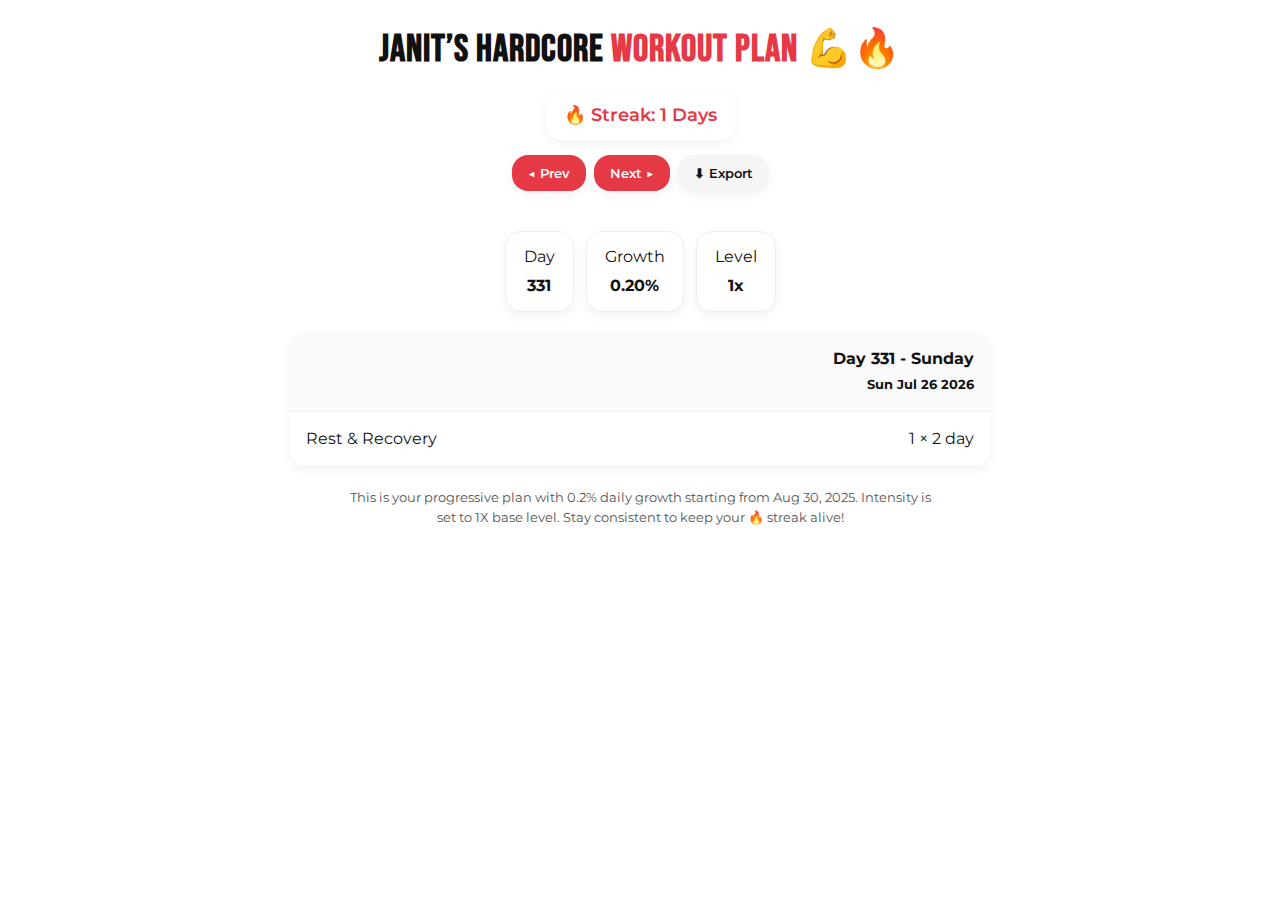
<file: index.html>
<!DOCTYPE html>
<html lang="en">

<head>
  <meta charset="UTF-8" />
  <meta name="viewport" content="width=device-width, initial-scale=1" />
  <title>Janit’s Hardcore Workout Plan 💪🔥</title>
  <link href="https://fonts.googleapis.com/css2?family=Bebas+Neue&family=Montserrat:wght@400;600;700&display=swap"
    rel="stylesheet">
  <link rel="stylesheet" href="assets/css/styles.css">
</head>

<body>
  <header>
    <h1><span class="black">Janit’s Hardcore</span> <span class="accent">Workout Plan 💪🔥</span></h1>
    <div class="streak" id="streakDisplay">🔥 Streak: 0 Days</div>
    <div class="btns">
      <button id="btnPrev">◀ Prev</button>
      <button id="btnNext">Next ▶</button>
      <button class="secondary" id="btnDownload">⬇ Export</button>
    </div>
  </header>

  <div id="summary" class="meta"></div>
  <table id="dayTable"></table>
  <p class="note">This is your progressive plan with 0.2% daily growth starting from Aug 30, 2025. Intensity is set to
    1X base level. Stay consistent to keep your 🔥 streak alive!</p>

  <script src="assets/js/script.js"></script>
</body>

</html>
</file>
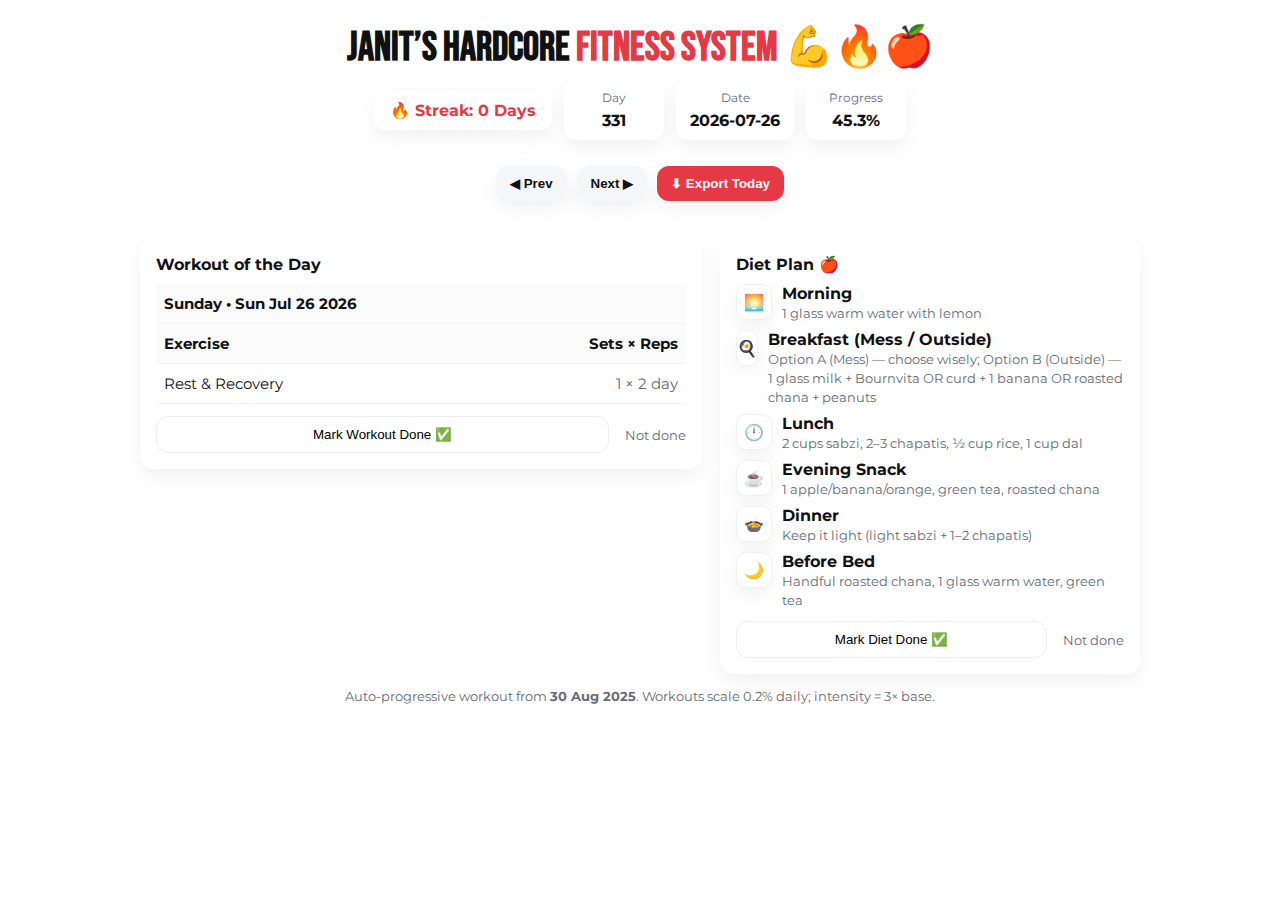
<file: beta-1.html>
<!doctype html>
<html lang="en">
<head>
<meta charset="utf-8" />
<meta name="viewport" content="width=device-width,initial-scale=1" />
<title>Janit’s Hardcore Fitness System 💪🔥🍎</title>
<link href="https://fonts.googleapis.com/css2?family=Bebas+Neue&family=Montserrat:wght@400;600;700&display=swap" rel="stylesheet">
<style>
  :root{
    --bg:#ffffff; --ink:#111; --muted:#646b74; --accent:#e63946;
    --radius:14px; --shadow:0 8px 20px rgba(16,24,40,.06);
    --card-bg:#fff;
  }
  *{box-sizing:border-box;margin:0;padding:0}
  html,body{height:100%}
  body{
    font-family:'Montserrat',sans-serif; background:var(--bg); color:var(--ink);
    -webkit-font-smoothing:antialiased; -moz-osx-font-smoothing:grayscale;
    display:flex; align-items:flex-start; justify-content:center; padding:28px;
  }
  .container{width:100%;max-width:1000px;}
  header{display:flex;flex-direction:column;align-items:center;gap:12px;margin-bottom:18px}
  h1{font-family:'Bebas Neue',sans-serif;font-size:40px;line-height:1}
  h1 .black{color:var(--ink)}
  h1 .accent{color:var(--accent)}
  .top-row{display:flex;gap:12px;align-items:center;flex-wrap:wrap}
  .streak{background:var(--card-bg);padding:10px 16px;border-radius:12px;box-shadow:var(--shadow);font-weight:700;color:var(--accent)}
  .kpis{display:flex;gap:12px;align-items:center}
  .kpi{background:var(--card-bg);padding:10px 14px;border-radius:12px;box-shadow:var(--shadow);text-align:center;min-width:100px}
  .kpi small{display:block;color:var(--muted);font-size:12px}
  .kpi b{display:block;font-size:16px;margin-top:6px}

  .controls{display:flex;gap:10px;justify-content:center;margin:14px 0 20px 0;flex-wrap:wrap}
  .btn{background:var(--accent);color:white;border:none;padding:10px 14px;border-radius:12px;cursor:pointer;font-weight:700;box-shadow:var(--shadow);transition:transform .12s}
  .btn.secondary{background:#f5f6f8;color:var(--ink)}
  .btn:hover{transform:scale(1.03)}

  /* layout cards */
  .layout{display:grid;grid-template-columns:1fr;gap:18px;align-items:start;justify-items:center}
  @media(min-width:880px){ .layout{grid-template-columns:1fr 420px} }

  .card{width:100%;background:var(--card-bg);border-radius:var(--radius);box-shadow:var(--shadow);padding:16px}
  .card h3{font-size:16px;margin-bottom:10px}
  /* workout table */
  table{width:100%;border-collapse:collapse;font-size:15px}
  th,td{padding:10px 8px;border-bottom:1px solid #f2f3f5}
  th{background:#fbfbfb;text-align:left;font-weight:700}
  td.right{text-align:right;color:var(--muted)}

  /* diet list */
  .diet-list{display:flex;flex-direction:column;gap:8px}
  .diet-item{display:flex;gap:10px;align-items:flex-start}
  .icon{width:36px;height:36px;border-radius:10px;background:#fff;border:1px solid #f0f0f0;display:flex;align-items:center;justify-content:center;color:var(--accent);font-weight:700;box-shadow:var(--shadow)}
  .diet-text small{color:var(--muted);font-size:13px}
  .done-row{display:flex;gap:8px;margin-top:12px;align-items:center}
  .done-btn{flex:1;padding:10px;border-radius:12px;border:1px solid #eee;background:#fff;cursor:pointer}
  .done-btn.active{background:linear-gradient(90deg,var(--accent),#ff586f);color:#fff;border:none;box-shadow:var(--shadow)}
  .status{font-size:13px;color:var(--muted);margin-left:8px}

  .footer-note{margin-top:14px;color:var(--muted);font-size:13px;text-align:center}
</style>
</head>
<body>
  <div class="container">
    <header>
      <h1><span class="black">Janit’s Hardcore</span> <span class="accent">Fitness System 💪🔥🍎</span></h1>

      <div class="top-row">
        <div id="streak" class="streak">🔥 Streak: 0 Days</div>
        <div class="kpis" id="kpis"></div>
      </div>

      <div class="controls">
        <button id="prevBtn" class="btn secondary">◀ Prev</button>
        <button id="nextBtn" class="btn secondary">Next ▶</button>
        <button id="exportBtn" class="btn">⬇ Export Today</button>
      </div>
    </header>

    <main class="layout">
      <!-- Workout card (left on wide screens) -->
      <section class="card" id="workoutCard" aria-live="polite">
        <h3>Workout of the Day</h3>
        <div id="workoutTableWrap"></div>

        <div class="done-row">
          <button id="workoutDone" class="done-btn">Mark Workout Done ✅</button>
          <div id="workoutStatus" class="status">Not done</div>
        </div>
      </section>

      <!-- Diet card (right on wide screens) -->
      <aside class="card" id="dietCard" aria-live="polite">
        <h3>Diet Plan 🍎</h3>
        <div class="diet-list" id="dietList"></div>

        <div class="done-row">
          <button id="dietDone" class="done-btn">Mark Diet Done ✅</button>
          <div id="dietStatus" class="status">Not done</div>
        </div>
      </aside>
    </main>

    <div class="footer-note">Auto-progressive workout from <strong>30 Aug 2025</strong>. Workouts scale 0.2% daily; intensity = 3× base.</div>
  </div>

<script>
/* ------------------------
   Config & Data
   ------------------------ */
const START_DATE_ISO = '2025-08-30';       // Day 1
const DAILY_GROWTH = 0.002;               // 0.2% per day
const INTENSITY_LEVEL = 1;                
const DELOAD_FACTOR = 0.8;                // every 56th day apply deload (optional)
const STORAGE_KEY = 'janit_fitness_v1';   // single storage object

// Weekly workout split (3x intensity base numbers)
const WEEKLY = {
  Monday: [
    {name:'Push-ups', sets:4, reps:20},
    {name:'Diamond Push-ups', sets:3, reps:15},
    {name:'Pike Push-ups', sets:3, reps:15},
    {name:'Chair Dips', sets:3, reps:15},
    {name:'Plank Shoulder Taps', sets:3, reps:20}
  ],
  Tuesday: [
    {name:'Squats', sets:4, reps:20},
    {name:'Jump Squats', sets:3, reps:15},
    {name:'Lunges (each leg)', sets:3, reps:12},
    {name:'Glute Bridges', sets:3, reps:20},
    {name:'Calf Raises', sets:4, reps:20}
  ],
  Wednesday: [
    {name:'Crunches', sets:4, reps:20},
    {name:'Leg Raises', sets:4, reps:15},
    {name:'Mountain Climbers', sets:3, reps:30, unit:'sec'},
    {name:'Plank', sets:3, reps:60, unit:'sec'},
    {name:'Russian Twists', sets:3, reps:20}
  ],
  Thursday: [
    {name:'Jumping Jacks', sets:3, reps:50},
    {name:'High Knees', sets:3, reps:40, unit:'sec'},
    {name:'Burpees', sets:4, reps:12},
    {name:'Skater Jumps', sets:3, reps:20},
    {name:'Plank Jacks', sets:3, reps:30, unit:'sec'}
  ],
  Friday: [
    {name:'Push-ups', sets:3, reps:20},
    {name:'Squats', sets:3, reps:20},
    {name:'Burpees', sets:3, reps:15},
    {name:'Plank', sets:3, reps:60, unit:'sec'},
    {name:'Mountain Climbers', sets:3, reps:30, unit:'sec'}
  ],
  Saturday: [
    {name:'Yoga / Stretching', sets:1, reps:20, unit:'min'},
    {name:'Light Walking', sets:1, reps:30, unit:'min'},
    {name:'Skipping Rope', sets:1, reps:20, unit:'min'}
  ],
  Sunday: [
    {name:'Rest & Recovery', sets:1, reps:1, unit:'day'}
  ]
};

// Diet (fixed daily as you provided)
const DIET = [
  {icon:'🌅', title:'Morning', text:'1 glass warm water with lemon'},
  {icon:'🍳', title:'Breakfast (Mess / Outside)', text:'Option A (Mess) — choose wisely; Option B (Outside) — 1 glass milk + Bournvita OR curd + 1 banana OR roasted chana + peanuts'},
  {icon:'🕛', title:'Lunch', text:'2 cups sabzi, 2–3 chapatis, ½ cup rice, 1 cup dal'},
  {icon:'☕', title:'Evening Snack', text:'1 apple/banana/orange, green tea, roasted chana'},
  {icon:'🍲', title:'Dinner', text:'Keep it light (light sabzi + 1–2 chapatis)'},
  {icon:'🌙', title:'Before Bed', text:'Handful roasted chana, 1 glass warm water, green tea'}
];

/* ------------------------
   Helper functions
   ------------------------ */
function toISODate(d){ // local date iso (yyyy-mm-dd)
  const z = new Date(d.getFullYear(), d.getMonth(), d.getDate());
  return z.toISOString().slice(0,10);
}
function daysBetween(startISO, date){
  const s = new Date(startISO + 'T00:00:00');
  const d = new Date(date.getFullYear(), date.getMonth(), date.getDate());
  return Math.floor((d - s)/(1000*60*60*24));
}
function weekdayName(date){
  return date.toLocaleDateString('en-US',{weekday:'long'});
}
function clamp(v,min,max){ return Math.max(min,Math.min(max,v)); }

/* ------------------------
   Storage: single object
   structure:
   {
     completions: { '2025-09-02': {workout:true,diet:true} , ... },
     streak: { count: N, lastCounted: '2025-09-02', longest: M }
   }
------------------------ */
function loadState(){
  try{
    const raw = localStorage.getItem(STORAGE_KEY);
    if(!raw) return {completions:{}, streak:{count:0,lastCounted:null,longest:0}};
    return JSON.parse(raw);
  }catch(e){
    return {completions:{}, streak:{count:0,lastCounted:null,longest:0}};
  }
}
function saveState(state){ localStorage.setItem(STORAGE_KEY, JSON.stringify(state)); }

/* ------------------------
   Workout generation & scaling
   ------------------------ */
function getDayIndex(viewDate){
  return Math.max(0, daysBetween(START_DATE_ISO, viewDate));
}
function scaledReps(base, dayIndex){
  // multiplier = (1+growth)^(dayIndex) * level
  const mult = Math.pow(1 + DAILY_GROWTH, dayIndex) * INTENSITY_LEVEL;
  return Math.max(1, Math.round(base * mult));
}
function getWorkoutForDate(viewDate){
  const dayIndex = getDayIndex(viewDate); // 0-based
  const weekday = weekdayName(viewDate);
  const basePlan = WEEKLY[weekday] || [];
  // map and scale
  return basePlan.map(ex => {
    const isTime = ex.unit && (ex.unit==='sec' || ex.unit==='min' || ex.unit==='day');
    const repsBase = ex.reps || 1;
    let reps = isTime ? Math.round(repsBase * Math.pow(1+DAILY_GROWTH, dayIndex) * INTENSITY_LEVEL) : scaledReps(repsBase, dayIndex);
    // round time to sensible values
    if(isTime && ex.unit==='sec') reps = Math.max(10, Math.round(reps/5)*5);
    if(isTime && ex.unit==='min') reps = Math.max(1, Math.round(reps));
    // optional deload week every 56 days (last 7 days of each 56-day block)
    const inBlockDay = dayIndex % 56;
    const isDeload = inBlockDay >= 49 && inBlockDay <= 55;
    if(isDeload) reps = Math.round(reps * DELOAD_FACTOR);
    return {...ex, reps};
  });
}

/* ------------------------
   UI rendering
   ------------------------ */
const state = loadState();
let viewDate = new Date(); // start showing today's device date

const el = {
  streak: document.getElementById('streak'),
  kpis: document.getElementById('kpis'),
  workoutTableWrap: document.getElementById('workoutTableWrap'),
  dietList: document.getElementById('dietList'),
  workoutDoneBtn: document.getElementById('workoutDone'),
  dietDoneBtn: document.getElementById('dietDone'),
  workoutStatus: document.getElementById('workoutStatus'),
  dietStatus: document.getElementById('dietStatus'),
  prevBtn: document.getElementById('prevBtn'),
  nextBtn: document.getElementById('nextBtn'),
  exportBtn: document.getElementById('exportBtn'),
  kpisWrap: document.getElementById('kpis')
};

function formatDateLong(d){
  return `${weekdayName(d)} • ${d.toDateString()}`;
}

function renderKPIs(viewDate){
  const dayIndex = getDayIndex(viewDate);
  el.kpis.innerHTML = '';
  const kpiElems = [
    {label:'Day', value: dayIndex + 1},
    {label:'Date', value: toISODate(viewDate)},
    {label:'Progress', value: ((Math.min(730, dayIndex+1)/730)*100).toFixed(1) + '%'}
  ];
  kpiElems.forEach(k=>{
    const div = document.createElement('div');
    div.className = 'kpi';
    div.innerHTML = `<small>${k.label}</small><b>${k.value}</b>`;
    el.kpis.appendChild(div);
  });
}

function renderWorkoutCard(viewDate){
  const plan = getWorkoutForDate(viewDate);
  const tbl = document.createElement('table');
  tbl.innerHTML = `<thead><tr><th colspan="2">${formatDateLong(viewDate)}</th></tr><tr><th>Exercise</th><th style="text-align:right">Sets × Reps</th></tr></thead>`;
  const tbody = document.createElement('tbody');
  plan.forEach(ex=>{
    const u = ex.unit ? ' '+ex.unit : ' reps';
    const row = document.createElement('tr');
    row.innerHTML = `<td>${ex.name}</td><td class="right">${ex.sets} × ${ex.reps}${u}</td>`;
    tbody.appendChild(row);
  });
  tbl.appendChild(tbody);
  el.workoutTableWrap.innerHTML = '';
  el.workoutTableWrap.appendChild(tbl);
}

function renderDietCard(){
  el.dietList.innerHTML = '';
  DIET.forEach(item=>{
    const wrap = document.createElement('div');
    wrap.className = 'diet-item';
    wrap.innerHTML = `<div class="icon">${item.icon}</div><div class="diet-text"><strong>${item.title}</strong><div><small>${item.text}</small></div></div>`;
    el.dietList.appendChild(wrap);
  });
}

function getIsoTodayForView(){
  return toISODate(viewDate);
}

function getCompletionForDate(isoDate){
  return state.completions[isoDate] || {workout:false, diet:false};
}
function setCompletionForDate(isoDate, part, value){
  state.completions[isoDate] = state.completions[isoDate] || {workout:false,diet:false};
  state.completions[isoDate][part] = value;
  saveState(state);
}

/* streak logic:
   - streak.count increments when BOTH workout & diet are true for a date and that date wasn't counted before
   - if lastCounted is yesterday -> increment, else reset to 1
   - track longest
*/
function tryUpdateStreakIfBothDone(isoDate){
  const comp = getCompletionForDate(isoDate);
  if(!(comp.workout && comp.diet)) return; // require both
  // if already counted for this day
  if(state.streak.lastCounted === isoDate) return;
  // check previous counted day
  if(state.streak.lastCounted){
    const last = new Date(state.streak.lastCounted + 'T00:00:00');
    const today = new Date(isoDate + 'T00:00:00');
    const diff = Math.floor((today - last)/(1000*60*60*24));
    if(diff === 1){
      state.streak.count = (state.streak.count || 0) + 1;
    } else {
      state.streak.count = 1;
    }
  } else {
    state.streak.count = 1;
  }
  state.streak.lastCounted = isoDate;
  state.streak.longest = Math.max(state.streak.longest || 0, state.streak.count);
  saveState(state);
}

function renderStreak(){
  el.streak.textContent = `🔥 Streak: ${state.streak.count || 0} Days`;
}

/* update UI for done buttons & statuses */
function refreshCompletionUI(){
  const iso = getIsoTodayForView();
  const comp = getCompletionForDate(iso);
  // set button styles
  el.workoutDoneBtn.classList.toggle('active', !!comp.workout);
  el.dietDoneBtn.classList.toggle('active', !!comp.diet);
  el.workoutStatus.textContent = comp.workout ? 'Done' : 'Not done';
  el.dietStatus.textContent = comp.diet ? 'Done' : 'Not done';
}

/* render everything */
function renderAll(){
  renderKPIs(viewDate);
  renderWorkoutCard(viewDate);
  renderDietCard();
  refreshCompletionUI();
  renderStreak();
}

/* ------------------------
   User interactions
   ------------------------ */
el.prevBtn.addEventListener('click', ()=>{
  viewDate.setDate(viewDate.getDate() - 1);
  renderAll();
});
el.nextBtn.addEventListener('click', ()=>{
  viewDate.setDate(viewDate.getDate() + 1);
  renderAll();
});

el.workoutDoneBtn.addEventListener('click', ()=>{
  const iso = getIsoTodayForView();
  const current = getCompletionForDate(iso);
  setCompletionForDate(iso, 'workout', !current.workout);
  // if both done and not counted, update streak
  tryUpdateStreakIfBothDone(iso);
  renderAll();
});
el.dietDoneBtn.addEventListener('click', ()=>{
  const iso = getIsoTodayForView();
  const current = getCompletionForDate(iso);
  setCompletionForDate(iso, 'diet', !current.diet);
  tryUpdateStreakIfBothDone(iso);
  renderAll();
});

el.exportBtn.addEventListener('click', ()=>{
  const iso = getIsoTodayForView();
  const workout = getWorkoutForDate(viewDate);
  const comp = getCompletionForDate(iso);
  const lines = [`Janit’s Hardcore Fitness System — Day ${getDayIndex(viewDate)+1} • ${iso}`, '', 'WORKOUT:'];
  workout.forEach(e=> lines.push(`- ${e.name} : ${e.sets} × ${e.reps}${e.unit ? ' '+e.unit : ' reps'}`));
  lines.push('', 'DIET:');
  DIET.forEach(d=> lines.push(`- ${d.title} : ${d.text}`));
  lines.push('', `Completed Today - Workout: ${comp.workout ? 'YES' : 'NO'}, Diet: ${comp.diet ? 'YES' : 'NO'}`);
  const blob = new Blob([lines.join('\n')], {type:'text/plain'});
  const a = document.createElement('a'); a.href = URL.createObjectURL(blob);
  a.download = `Janit_Workout_Day${getDayIndex(viewDate)+1}_${iso}.txt`;
  a.click();
});

/* ------------------------
   Init on load: try auto-count previous day if both were done but not counted?
   We'll not auto-backfill — only count when user marks both done (explicit).
   However to maintain earlier request for 'system' which auto-detects date:
   If both workout+diet are true in storage for today's iso and streak not yet counted -> we count it now.
*/
(function init(){
  // ensure state shape
  if(!state.completions) state.completions = {};
  if(!state.streak) state.streak = {count:0,lastCounted:null,longest:0};
  // if today's completions already both true and not counted, count now
  const todayIso = toISODate(new Date());
  const todayComp = state.completions[todayIso] || {};
  if(todayComp.workout && todayComp.diet && state.streak.lastCounted !== todayIso){
    tryUpdateStreakIfBothDone(todayIso);
  }
  renderAll();
})();
</script>
</body>
</html>
</file>
<file: assets/css/styles.css>
:root {
  --bg: #ffffff;
  --ink: #111111;
  --muted: #555;
  --accent: #e63946;
  --radius: 16px;
  --shadow: 0 4px 12px rgba(0, 0, 0, 0.05);
}

* {
  box-sizing: border-box;
  margin: 0;
  padding: 0;
}

body {
  font-family: 'Montserrat', sans-serif;
  background: var(--bg);
  color: var(--ink);
  line-height: 1.6;
  padding: 20px;
  display: flex;
  flex-direction: column;
  align-items: center;
  min-height: 100vh;
}

header {
  text-align: center;
  margin-bottom: 20px;
}

h1 {
  font-family: 'Bebas Neue', sans-serif;
  font-size: 38px;
  letter-spacing: 1px;
  margin-bottom: 10px;
}

h1 .black {
  color: var(--ink);
}

h1 .accent {
  color: var(--accent);
}

.streak {
  font-size: 18px;
  margin-bottom: 15px;
  font-weight: 600;
  color: var(--accent);
  background: #fff;
  padding: 10px 18px;
  border-radius: var(--radius);
  box-shadow: var(--shadow);
  display: inline-block;
}

.btns {
  display: flex;
  gap: 8px;
  justify-content: center;
  flex-wrap: wrap;
  margin-bottom: 20px;
}

button {
  cursor: pointer;
  border: none;
  border-radius: var(--radius);
  padding: 10px 16px;
  font-weight: 600;
  font-family: 'Montserrat', sans-serif;
  background: var(--accent);
  color: #fff;
  transition: all 0.2s ease;
  box-shadow: var(--shadow);
}

button:hover {
  transform: scale(1.05);
}

button.secondary {
  background: #f5f5f5;
  color: var(--ink);
}

.meta {
  display: flex;
  gap: 12px;
  flex-wrap: wrap;
  justify-content: center;
  margin-bottom: 20px;
}

.kpi {
  padding: 12px 18px;
  border-radius: var(--radius);
  border: 1px solid #eee;
  text-align: center;
  background: #fff;
  box-shadow: var(--shadow);
}

.kpi b {
  display: block;
  font-size: 16px;
  margin-top: 4px;
}

table {
  border-collapse: collapse;
  margin: 0 auto;
  width: 100%;
  max-width: 700px;
  background: #fff;
  border-radius: var(--radius);
  overflow: hidden;
  box-shadow: var(--shadow);
}

th,
td {
  padding: 14px 16px;
  text-align: left;
  border-bottom: 1px solid #f0f0f0;
}

th {
  background: #fafafa;
  font-weight: 700;
  font-family: 'Montserrat', sans-serif;
}

td:last-child,
th:last-child {
  text-align: right;
}

.note {
  font-size: 13px;
  color: var(--muted);
  margin-top: 20px;
  text-align: center;
  max-width: 600px;
}
</file>
